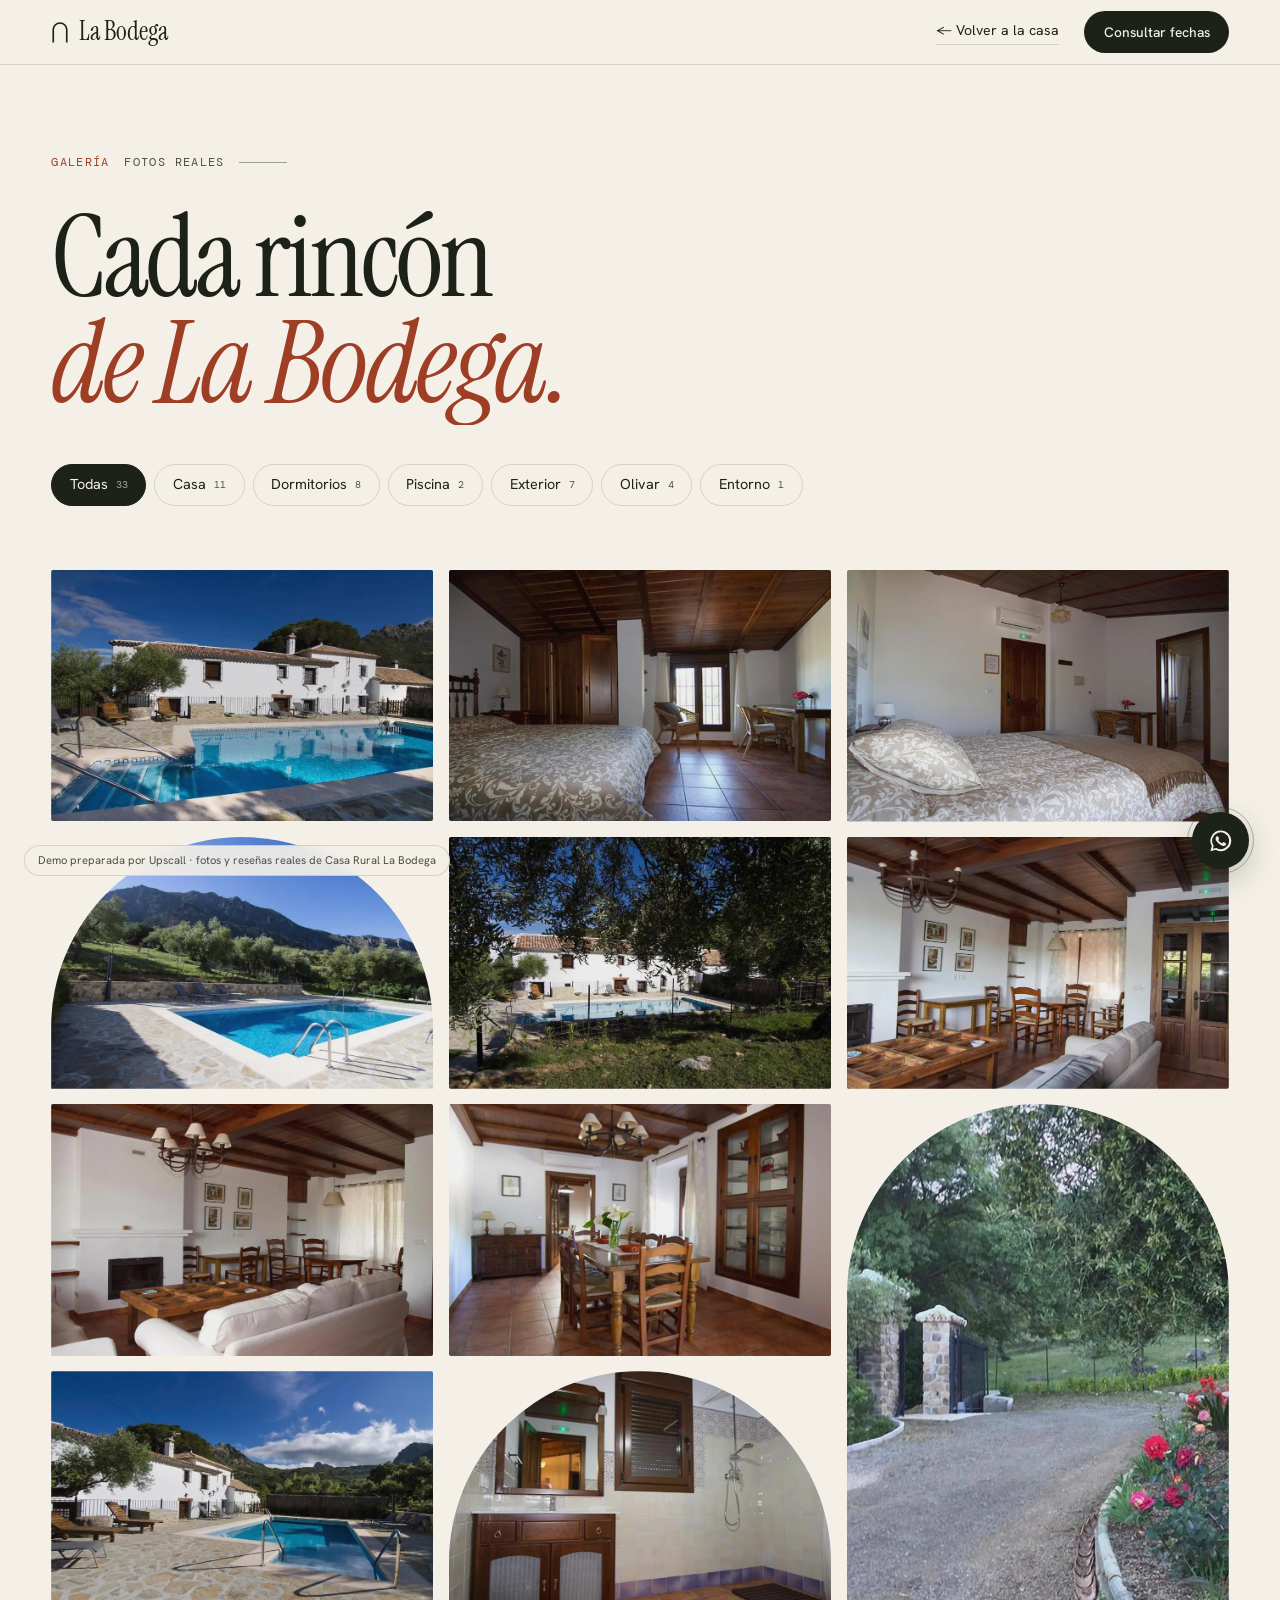
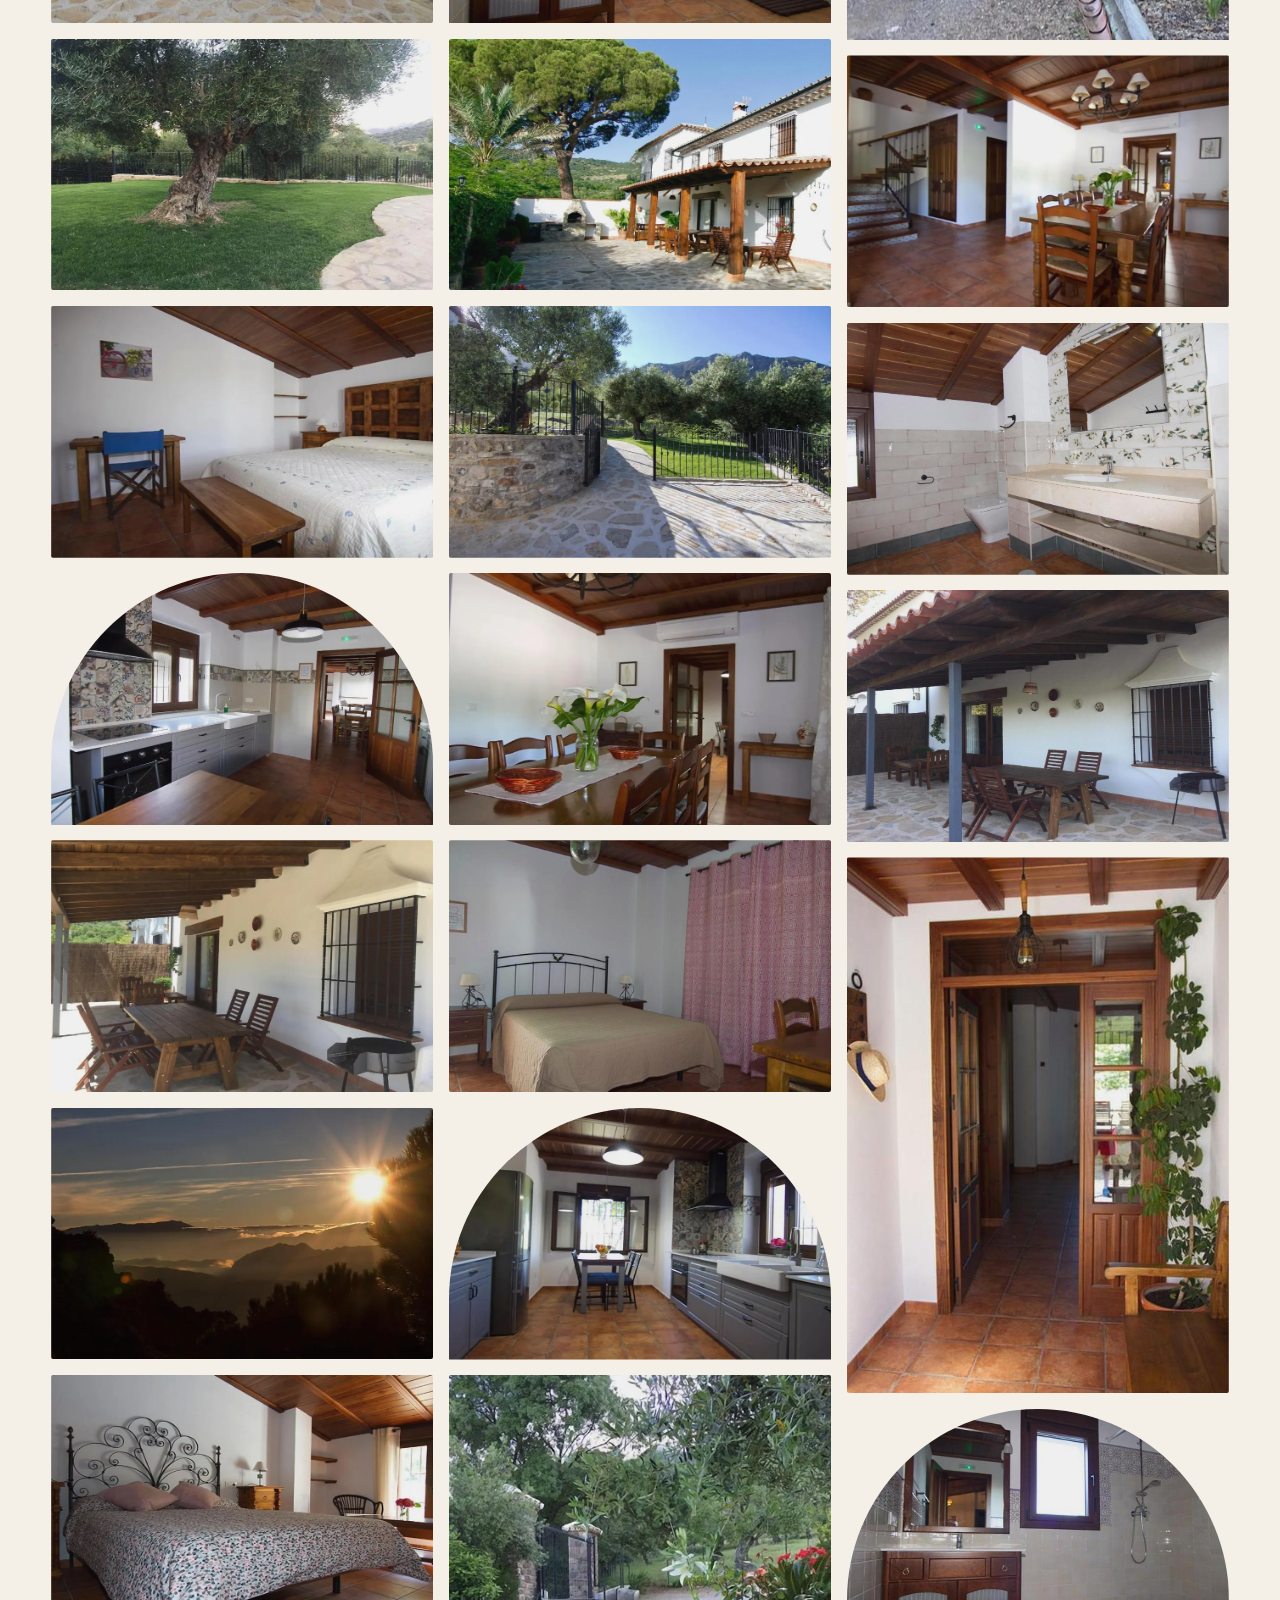
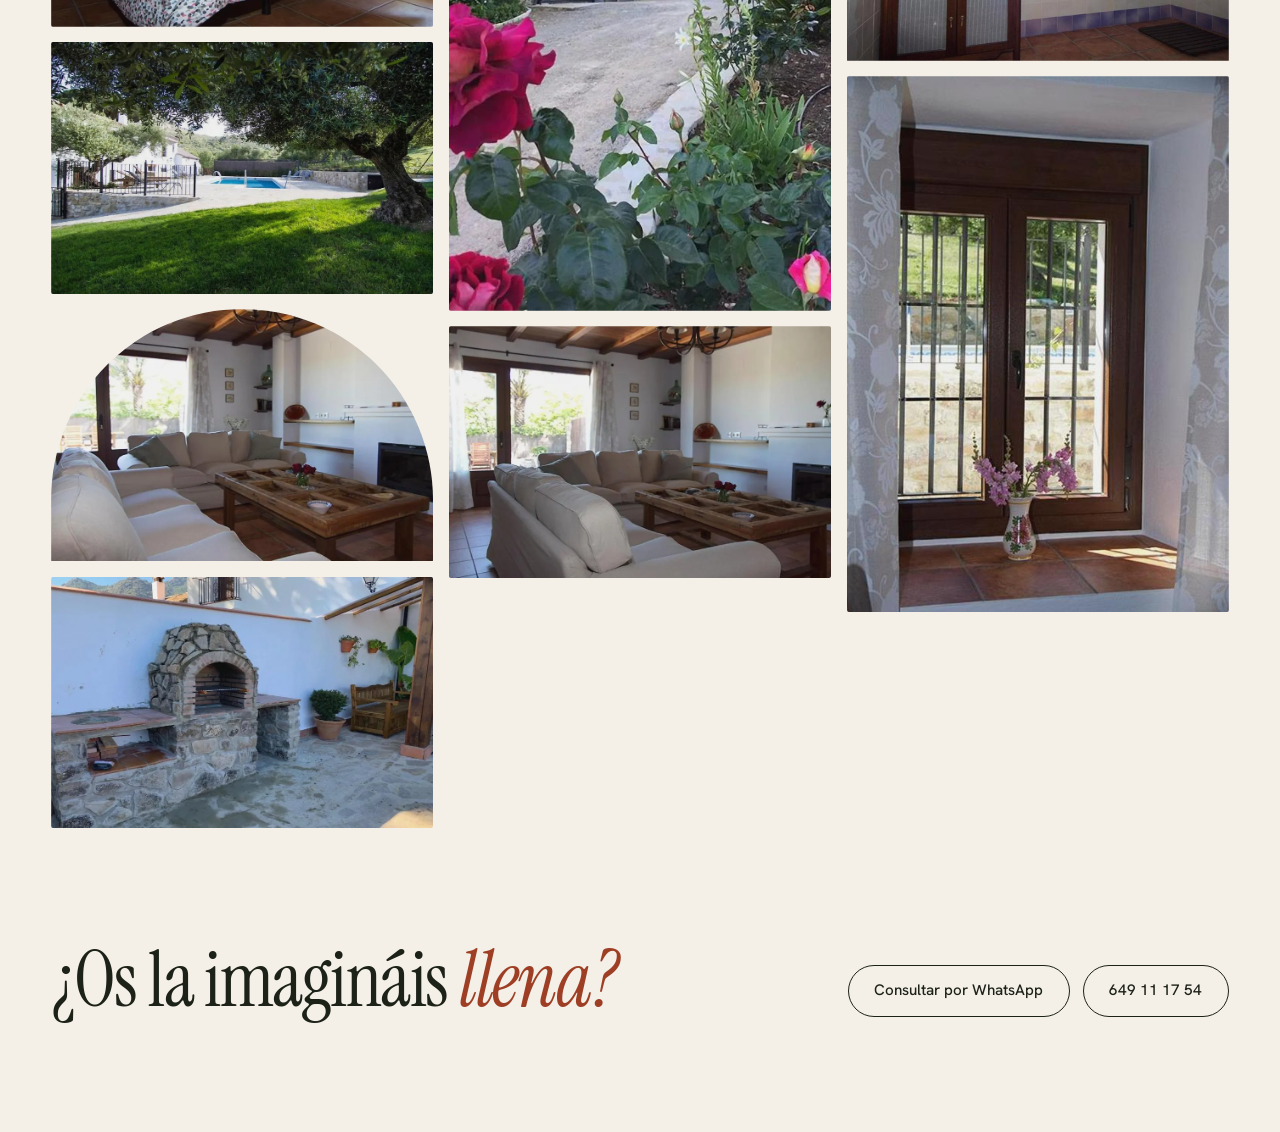
<file: galeria.html>
<!doctype html>
<html lang="es">
<head>
<meta charset="utf-8">
<meta name="viewport" content="width=device-width, initial-scale=1, viewport-fit=cover">
<title>Galería · Casa Rural La Bodega, Sierra de Grazalema</title>
<meta name="description" content="Fotos reales de Casa Rural La Bodega: el cortijo, la piscina, los cinco dormitorios con baño, el porche y el olivar.">
<meta name="robots" content="noindex, nofollow">
<meta name="theme-color" content="#F4F0E8">
<link rel="icon" href="data:image/svg+xml,%3Csvg xmlns='http://www.w3.org/2000/svg' viewBox='0 0 64 64'%3E%3Crect width='64' height='64' fill='%231D2218'/%3E%3Cpath d='M16 52V30a16 16 0 0 1 32 0v22' fill='none' stroke='%23F4F0E8' stroke-width='5'/%3E%3C/svg%3E">
<link rel="preconnect" href="https://fonts.googleapis.com">
<link rel="preconnect" href="https://fonts.gstatic.com" crossorigin>
<link href="https://fonts.googleapis.com/css2?family=Instrument+Serif:ital@0;1&family=Hanken+Grotesk:wght@300;400;500;600&family=DM+Mono:wght@400&display=swap" rel="stylesheet">
<link rel="stylesheet" href="css/style.css">
<link rel="stylesheet" href="css/galeria.css">
<script>
  (function(){var d=document.documentElement;d.classList.add('js');
  if(!window.matchMedia('(prefers-reduced-motion: reduce)').matches)d.classList.add('motion');})();
</script>
</head>
<body class="gal-page">

<header class="nav solid">
  <a class="nav__brand" href="index.html" aria-label="Volver a Casa Rural La Bodega">
    <svg class="nav__arch" viewBox="0 0 24 30" aria-hidden="true"><path d="M3 29V12a9 9 0 0 1 18 0v17"/></svg>
    <span>La Bodega</span>
  </a>
  <a class="g-back" href="index.html"><span aria-hidden="true">←</span> Volver a la casa</a>
  <a class="nav__cta js-wa" href="https://wa.me/34649111754" target="_blank" rel="noopener"><span>Consultar fechas</span></a>
</header>

<main class="g-main">
  <section class="wrap g-head">
    <p class="label"><span>Galería</span> Fotos reales</p>
    <h1 class="g-title"><span class="ln"><span>Cada rincón</span></span><span class="ln"><span><em>de La Bodega.</em></span></span></h1>
    <div class="g-filters" id="filters" role="tablist" aria-label="Filtrar fotos"></div>
  </section>

  <section class="wrap">
    <div class="g-grid" id="grid"></div>
  </section>

  <section class="wrap g-cta">
    <h2 class="h2">¿Os la imagináis <em>llena?</em></h2>
    <div class="g-cta__btns">
      <a class="btn btn--line js-wa" href="https://wa.me/34649111754" target="_blank" rel="noopener"><span>Consultar por WhatsApp</span></a>
      <a class="btn btn--line" href="tel:+34649111754"><span>649 11 17 54</span></a>
    </div>
  </section>
</main>

<div class="lb" id="lb" role="dialog" aria-modal="true" aria-label="Visor de fotos" hidden>
  <div class="lb__top">
    <p class="mono lb__count" id="lbCount"></p>
    <button class="lb__close" id="lbClose" aria-label="Cerrar visor"><i></i><i></i></button>
  </div>
  <div class="lb__stage" id="lbStage">
    <img id="lbImg" alt="">
  </div>
  <div class="lb__bottom">
    <p class="lb__cap" id="lbCap"></p>
    <div class="lb__nav">
      <button class="rv__btn lb__btn" id="lbPrev" aria-label="Foto anterior"><svg viewBox="0 0 24 24"><path d="M15 5l-7 7 7 7"/></svg></button>
      <button class="rv__btn lb__btn" id="lbNext" aria-label="Foto siguiente"><svg viewBox="0 0 24 24"><path d="M9 5l7 7-7 7"/></svg></button>
    </div>
  </div>
</div>

<a class="fab js-wa" href="https://wa.me/34649111754" target="_blank" rel="noopener" aria-label="Escribir por WhatsApp">
  <svg viewBox="0 0 32 32" aria-hidden="true"><path d="M16 3a13 13 0 0 0-11.2 19.6L3 29l6.6-1.7A13 13 0 1 0 16 3zm0 23.6c-2 0-3.9-.5-5.6-1.5l-.4-.2-3.9 1 1-3.8-.3-.4A10.6 10.6 0 1 1 16 26.6zm5.8-7.9c-.3-.2-1.9-.9-2.2-1s-.5-.2-.7.2-.8 1-1 1.2-.4.2-.7.1a8.7 8.7 0 0 1-4.3-3.8c-.3-.6.3-.5.9-1.7.1-.2 0-.4 0-.5l-1-2.4c-.3-.6-.5-.5-.7-.5h-.6a1.2 1.2 0 0 0-.9.4 3.6 3.6 0 0 0-1.1 2.7 6.3 6.3 0 0 0 1.3 3.3 14.4 14.4 0 0 0 5.5 4.9c2 .9 2.8.9 3.9.8a3.3 3.3 0 0 0 2.2-1.5 2.7 2.7 0 0 0 .2-1.5c-.1-.2-.3-.3-.6-.4z"/></svg>
</a>
<p class="demo">Demo preparada por Upscall · fotos y reseñas reales de Casa Rural La Bodega</p>

<script src="js/fotos.js"></script>
<script src="js/galeria.js"></script>
</body>
</html>
</file>
<file: css/style.css>
/* ==========================================================
   Casa Rural La Bodega · v2 — "Cal, olivo y almagra"
   ========================================================== */
:root{
  --cal:#F4F0E8;
  --cal-2:#EAE4D8;
  --ink:#1D2218;
  --ink-2:#4A5043;
  --ink-3:rgba(29,34,24,.16);
  --almagra:#9E3F25;
  --on-dark:#F4F0E8;
  --on-dark-2:rgba(244,240,232,.66);
  --line:rgba(29,34,24,.14);
  --line-d:rgba(244,240,232,.16);

  --f-serif:'Instrument Serif', 'Times New Roman', serif;
  --f-sans:'Hanken Grotesk', system-ui, -apple-system, sans-serif;
  --f-mono:'DM Mono', ui-monospace, monospace;

  --t-hero:clamp(4.6rem, 15.5vw, 17rem);
  --t-h2:clamp(2.6rem, 6vw, 6.2rem);
  --t-h3:clamp(1.9rem, 2.8vw, 2.8rem);
  --t-lede:clamp(1.15rem, 1.5vw, 1.4rem);

  --gut:clamp(1rem, 4vw, 3.5rem);
  --sec:clamp(6rem, 13vw, 12rem);
  --ease:cubic-bezier(.65,0,.35,1);
  --ease-out:cubic-bezier(.16,1,.3,1);
}
*,*::before,*::after{box-sizing:border-box}
html{-webkit-text-size-adjust:100%;scroll-behavior:auto}
body{margin:0;background:var(--cal);color:var(--ink);font-family:var(--f-sans);font-size:1.0625rem;line-height:1.6;font-weight:400;-webkit-font-smoothing:antialiased;overflow-x:clip}
img{display:block;max-width:100%}
a{color:inherit}
em{font-style:italic}
h1,h2,h3,p,figure,dl,dd,ol,ul{margin:0}
ul,ol{padding:0;list-style:none}
button{font:inherit;color:inherit;background:none;border:0;padding:0;cursor:pointer}
::selection{background:var(--almagra);color:var(--cal)}
:focus-visible{outline:2px solid var(--almagra);outline-offset:3px}
.sr{position:absolute;width:1px;height:1px;overflow:hidden;clip:rect(0 0 0 0);white-space:nowrap}
.skip{position:fixed;left:1rem;top:-4rem;z-index:100;background:var(--ink);color:var(--cal);padding:.6rem 1rem;border-radius:99px}
.skip:focus{top:1rem}
.wrap{width:100%;max-width:1480px;margin:0 auto;padding:0 var(--gut)}
.mono{font-family:var(--f-mono);font-size:.72rem;letter-spacing:.08em;text-transform:uppercase}
.dark{background:var(--ink);color:var(--on-dark)}

/* ---------- Tipografía ---------- */
.label{display:flex;align-items:center;gap:.9rem;font-family:var(--f-mono);font-size:.72rem;letter-spacing:.12em;text-transform:uppercase;color:var(--ink-2);margin-bottom:2rem}
.label span{color:var(--almagra)}
.label::after{content:'';width:3rem;height:1px;background:currentColor;opacity:.5}
.label--light{color:var(--on-dark-2)}
.label--light span{color:var(--on-dark)}
.h2{font-family:var(--f-serif);font-weight:400;font-size:var(--t-h2);line-height:.95;letter-spacing:-.02em}
.h2 em{color:var(--almagra)}
.h2--light,.dark .h2 em{color:var(--on-dark)}
.h2--light em{color:var(--on-dark)}
.h3{font-family:var(--f-serif);font-weight:400;font-size:var(--t-h3);line-height:1;letter-spacing:-.01em;margin-bottom:.9rem}
.lede{font-size:var(--t-lede);line-height:1.5}
.ln{display:block;overflow:hidden;padding-bottom:.08em;margin-bottom:-.08em}
.ln>span{display:block}
.stars{color:var(--almagra);letter-spacing:.12em}

/* ---------- Botones ---------- */
.btn{position:relative;display:inline-flex;align-items:center;gap:.7rem;min-height:3.25rem;padding:0 1.6rem;border-radius:99px;font-weight:500;font-size:.95rem;text-decoration:none;overflow:hidden;isolation:isolate;transition:color .5s var(--ease),border-color .5s var(--ease)}
.btn::before{content:'';position:absolute;inset:0;z-index:-1;border-radius:inherit;clip-path:circle(0% at 50% 110%);transition:clip-path .6s var(--ease)}
.btn svg{width:1.25rem;height:1.25rem;fill:currentColor;flex:none}
.btn--light{background:var(--cal);color:var(--ink)}
.btn--light::before{background:var(--almagra)}
.btn--light:hover{color:var(--cal)}
.btn--line{border:1px solid var(--ink);color:var(--ink)}
.btn--line::before{background:var(--ink)}
.btn--line:hover{color:var(--cal)}
.btn--ghost{border:1px solid var(--line-d);color:var(--on-dark)}
.btn--ghost::before{background:var(--cal)}
.btn--ghost:hover{color:var(--ink)}
.btn:hover::before{clip-path:circle(150% at 50% 110%)}
.link-light{color:var(--on-dark);font-size:.95rem;text-decoration:none;border-bottom:1px solid rgba(244,240,232,.5);padding-bottom:2px}

/* ---------- Nav ---------- */
.nav{position:fixed;inset:0 0 auto 0;z-index:50;display:flex;align-items:center;gap:2rem;padding:1.1rem var(--gut);color:var(--ink);transition:color .4s var(--ease),background-color .4s var(--ease),padding .4s var(--ease),box-shadow .4s}
.nav__brand{display:flex;align-items:center;gap:.6rem;text-decoration:none;font-family:var(--f-serif);font-size:1.6rem;line-height:1;margin-right:auto}
.nav__arch{width:18px;height:24px;fill:none;stroke:currentColor;stroke-width:2.2}
.nav__links{display:flex;gap:2rem}
.nav__links a{font-size:.88rem;text-decoration:none;position:relative}
.nav__links a::after{content:'';position:absolute;left:0;right:0;bottom:-4px;height:1px;background:currentColor;transform:scaleX(0);transform-origin:right;transition:transform .5s var(--ease)}
.nav__links a:hover::after{transform:scaleX(1);transform-origin:left}
.nav__cta{display:inline-flex;align-items:center;height:2.6rem;padding:0 1.2rem;border-radius:99px;background:var(--ink);color:var(--cal);font-size:.86rem;font-weight:500;text-decoration:none;transition:background-color .4s,color .4s}
.nav__cta:hover{background:var(--almagra);color:var(--cal)}
.nav__burger{display:none;width:44px;height:44px;position:relative}
.nav__burger i{position:absolute;left:11px;right:11px;height:1.5px;background:currentColor;transition:transform .5s var(--ease)}
.nav__burger i:first-child{top:18px}.nav__burger i:last-child{top:25px}
.nav.on-dark{color:var(--on-dark)}
.nav.on-dark .nav__cta{background:var(--cal);color:var(--ink)}
.nav.solid{background:rgba(244,240,232,.86);-webkit-backdrop-filter:blur(14px) saturate(1.2);backdrop-filter:blur(14px) saturate(1.2);padding-top:.7rem;padding-bottom:.7rem;box-shadow:0 1px 0 var(--line);color:var(--ink)}
.nav.solid .nav__cta{background:var(--ink);color:var(--cal)}
.menu-open .nav{color:var(--on-dark);background:transparent;box-shadow:none;backdrop-filter:none;-webkit-backdrop-filter:none}
.menu-open .nav__burger i:first-child{transform:translateY(3.5px) rotate(45deg)}
.menu-open .nav__burger i:last-child{transform:translateY(-3.5px) rotate(-45deg)}
.menu{position:fixed;inset:0;z-index:45;background:var(--ink);color:var(--on-dark);display:flex;flex-direction:column;justify-content:space-between;padding:6.5rem var(--gut) 2.5rem;clip-path:inset(0 0 100% 0);transition:clip-path .8s var(--ease);visibility:hidden}
.menu-open .menu{clip-path:inset(0 0 0 0);visibility:visible}
.menu__links a{display:flex;align-items:baseline;gap:1rem;font-family:var(--f-serif);font-size:clamp(2.4rem,11vw,4rem);line-height:1.12;text-decoration:none;border-bottom:1px solid var(--line-d)}
.menu__links small{font-family:var(--f-mono);font-size:.7rem;color:var(--on-dark-2)}
.menu__foot{display:flex;justify-content:space-between;font-size:1.05rem}

/* ---------- HERO ---------- */
.hero{position:relative;height:100vh;height:100svh;min-height:560px}
.hero__stage{position:relative;height:100%;overflow:hidden}
.hero__kicker{position:absolute;top:calc(50% - min(31vh, 18vw) - 3.2rem);left:0;right:0;display:flex;justify-content:center;gap:1.6rem;color:var(--ink-2);z-index:3}
.hero__kicker span+span::before{content:'';display:inline-block;width:4px;height:4px;border-radius:50%;background:var(--almagra);margin-right:1.6rem;vertical-align:middle;transform:translateY(-1px)}
.hero__title{position:absolute;inset:0;display:flex;align-items:center;justify-content:space-between;padding:0 calc(var(--gut) * .6);z-index:3;pointer-events:none;font-family:var(--f-serif);font-weight:400;font-size:var(--t-hero);line-height:.8;letter-spacing:-.035em}
.ht{display:block;overflow:hidden;padding:.06em .02em .1em}
.ht>span{display:block}
.ht--r em{color:var(--almagra)}
.hero__arch{position:absolute;left:50%;top:50%;width:min(34vw, 520px);height:min(64vh, 680px);transform:translate(-50%,-50%);border-radius:999px 999px 0 0;overflow:hidden;z-index:2;background:var(--cal-2);will-change:width,height,border-radius}
.hero__zoom{position:absolute;inset:0;transform:scale(1.15);transform-origin:50% 60%}
.hero__arch img{width:100%;height:100%;object-fit:cover;object-position:42% 50%}
.hero__shade{position:absolute;inset:0;background:linear-gradient(180deg,rgba(20,24,16,.35) 0%,rgba(20,24,16,0) 30%,rgba(20,24,16,0) 45%,rgba(20,24,16,.72) 100%);opacity:0}
.hero__over{position:absolute;left:var(--gut);right:var(--gut);bottom:clamp(6.5rem,13vh,9rem);z-index:4;color:var(--on-dark);display:none}
.motion .hero__over{display:block;visibility:hidden}
.hero__lead{font-family:var(--f-serif);font-size:clamp(2.2rem,4.6vw,4.6rem);line-height:1;letter-spacing:-.02em;max-width:16ch;margin-bottom:2rem}
.hero__btns{display:flex;align-items:center;gap:1.8rem;flex-wrap:wrap}
.hero__foot{position:absolute;left:0;right:0;bottom:0;z-index:4;display:grid;grid-template-columns:1fr auto 1fr;align-items:end;padding:0 var(--gut) 1.6rem;font-size:.85rem;color:var(--ink-2);transition:color .4s}
.hero__facts{display:flex;gap:1.4rem}
.hero__facts span+span::before{content:'/';margin-right:1.4rem;opacity:.4}
.hero__score{justify-self:end;display:flex;align-items:baseline;gap:.6rem}
.hero__score b{font-family:var(--f-serif);font-weight:400;font-size:1.6rem;color:var(--ink);line-height:1}
.hero.is-open .hero__foot,.hero.is-open .hero__score b{color:var(--on-dark)}
.hero.is-open .hero__score .stars{color:var(--on-dark)}

/* intro states of hero (load) */
.motion .ht>span{transform:translateY(110%)}
.motion .hero__arch{clip-path:inset(100% 0 0 0)}
.motion .hero__kicker,.motion .hero__foot{opacity:0}
.loaded .ht>span{transform:none;transition:transform 1.3s var(--ease-out) .35s}
.loaded .ht--r>span{transition-delay:.45s}
.loaded .hero__arch{clip-path:inset(0 0 0 0);transition:clip-path 1.4s var(--ease) .05s}
.motion .hero__arch img{transform:scale(1.25)}
.loaded .hero__arch img{transform:none;transition:transform 2.6s var(--ease-out)}
.loaded .hero__kicker,.loaded .hero__foot{opacity:1;transition:opacity 1s ease .9s}

/* ---------- Reveal genérico (no fade-ups) ---------- */
.motion [data-reveal]{clip-path:inset(0 0 100% 0);transform:translateY(24px);transition:clip-path 1s var(--ease),transform 1s var(--ease)}
.motion [data-reveal].in{clip-path:inset(0 0 -10% 0);transform:none}
.motion [data-clip]{clip-path:inset(12% 8% 12% 8%);transition:clip-path 1.4s var(--ease)}
.motion [data-clip] img{transform:scale(1.25);transition:transform 1.8s var(--ease)}
.motion [data-clip].in{clip-path:inset(0 0 0 0)}
.motion [data-clip].in img{transform:scale(1)}
.motion [data-clip] .px img{transition:transform 1.8s var(--ease)}
.motion [data-lines] .ln>span{transform:translateY(105%);transition:transform 1.2s var(--ease-out)}
.motion [data-lines].in .ln>span{transform:none}
.motion [data-lines].in .ln:nth-child(2)>span{transition-delay:.09s}
.motion [data-lines].in .ln:nth-child(3)>span{transition-delay:.18s}
.motion [data-rise]{clip-path:inset(100% 0 0 0 round 999px 999px 0 0);transition:clip-path 1.4s var(--ease)}
.motion [data-rise].in{clip-path:inset(0 0 0 0 round 999px 999px 0 0)}
.px{overflow:hidden;height:100%}
.px img{width:100%;height:100%;object-fit:cover}

/* ---------- INTRO ---------- */
.intro{padding:var(--sec) 0 calc(var(--sec) * .7)}
.intro__text{font-family:var(--f-serif);font-size:clamp(2rem,4.3vw,4.4rem);line-height:1.08;letter-spacing:-.015em;max-width:21ch;max-width:min(100%, 1200px)}
.intro__text .w{color:var(--ink-3);transition:color .3s}
.intro__text .w.on{color:var(--ink)}
.stats{display:grid;grid-template-columns:repeat(4,1fr);margin-top:clamp(4rem,8vw,7rem);border-top:1px solid var(--line)}
.stat{padding:1.6rem 1.6rem 0 0;border-right:1px solid var(--line);margin-right:1.6rem}
.stat:last-child{border-right:0}
.stat dt{font-family:var(--f-mono);font-size:.7rem;letter-spacing:.12em;text-transform:uppercase;color:var(--ink-2)}
.stat dd{font-family:var(--f-serif);font-size:clamp(3.6rem,7vw,7rem);line-height:1;letter-spacing:-.03em;margin:.6rem 0 .5rem}
.stat dd i{font-style:normal;color:var(--almagra);font-size:.6em;margin:0 .05em}
.stat p{font-size:.92rem;color:var(--ink-2)}

/* ---------- DENTRO ---------- */
.inside{padding-bottom:var(--sec)}
.sec-head{display:grid;grid-template-columns:1.25fr 1fr;gap:3rem;align-items:end;margin-bottom:clamp(4rem,8vw,7rem)}
.sec-head__p{max-width:42ch;color:var(--ink-2);font-size:1.05rem}
.room{display:grid;grid-template-columns:repeat(12,1fr);gap:var(--gut);align-items:end;margin-bottom:clamp(4rem,9vw,8rem)}
.room__fig{grid-column:1 / span 8;aspect-ratio:3/2;overflow:hidden;border-radius:2px}
.room__txt{grid-column:9 / span 4;padding-bottom:1rem;max-width:34ch}
.room__txt p:last-child{color:var(--ink-2)}
.room__n{color:var(--almagra);margin-bottom:1.2rem}
.room--b .room__fig{grid-column:5 / span 8;grid-row:1}
.room--b .room__txt{grid-column:1 / span 4;grid-row:1}
.room--b:nth-of-type(odd) .room__fig{aspect-ratio:16/10}
.px img{transform-origin:50% 50%}
.gsap .px img{transition:none !important;transform:scale(1.14)}

/* ---------- DORMITORIOS ---------- */
.beds{padding:var(--sec) 0;background:var(--cal-2)}
.beds__head{display:grid;grid-template-columns:1fr 1fr;gap:1rem 3rem;align-items:end;margin-bottom:clamp(3.5rem,7vw,6rem)}
.beds__head .label{grid-column:1 / -1;margin-bottom:0}
.beds__p{color:var(--ink-2);max-width:40ch}
.arches{display:grid;grid-template-columns:repeat(5,1fr);gap:clamp(.8rem,1.5vw,1.5rem);padding:0 var(--gut);max-width:1480px;margin:0 auto}
.arch{margin:0}
.arch:nth-child(even){margin-top:4rem}
.arch__img{aspect-ratio:3/4.6;border-radius:999px 999px 0 0;overflow:hidden;background:var(--cal)}
.arch__img img{width:100%;height:100%;object-fit:cover;transition:transform 1.2s var(--ease-out)}
.arch:hover .arch__img img{transform:scale(1.06)}
.arch figcaption{display:flex;align-items:baseline;gap:.7rem;margin-top:1rem;font-size:.85rem;color:var(--ink-2)}
.arch figcaption b{font-family:var(--f-serif);font-weight:400;font-size:1.6rem;color:var(--almagra);line-height:1}
.arches .arch:nth-child(2){transition-delay:.08s}.arches .arch:nth-child(3){transition-delay:.16s}.arches .arch:nth-child(4){transition-delay:.24s}.arches .arch:nth-child(5){transition-delay:.32s}
.baths{display:grid;grid-template-columns:1fr 2fr;gap:var(--gut);align-items:end;margin-top:clamp(4rem,8vw,7rem)}
.baths__t{font-family:var(--f-serif);font-size:clamp(1.6rem,2.4vw,2.3rem);line-height:1.12;max-width:18ch}
.baths__t .mono{display:block;color:var(--almagra);margin-bottom:1rem;font-family:var(--f-mono)}
.baths__row{display:grid;grid-template-columns:repeat(3,1fr);gap:clamp(.6rem,1vw,1rem)}
.baths__row figure{aspect-ratio:4/5;overflow:hidden}
.baths__row img{width:100%;height:100%;object-fit:cover}

/* ---------- PISCINA ---------- */
.pool{padding-bottom:var(--sec)}
.pool__pin{position:relative;height:100vh;height:100svh;overflow:hidden;color:var(--on-dark)}
.pool__frame{position:absolute;inset:0;overflow:hidden}
.pool__frame img{width:100%;height:100%;object-fit:cover;object-position:60% 50%}
.pool__shade{position:absolute;inset:0;background:linear-gradient(180deg,rgba(16,20,14,.1),rgba(16,20,14,.15) 45%,rgba(16,20,14,.7))}
.pool__big{position:absolute;left:0;right:0;top:50%;transform:translateY(-58%);display:flex;justify-content:center;align-items:center;font-family:var(--f-serif);font-size:clamp(10rem,34vw,34rem);line-height:.8;letter-spacing:-.05em;color:transparent;-webkit-text-stroke:1.5px rgba(244,240,232,.85);pointer-events:none}
.pool__big i{font-style:italic;font-size:.4em;margin:0 .1em;-webkit-text-stroke:0;color:var(--on-dark)}
.pool__cap{position:absolute;left:var(--gut);right:var(--gut);bottom:clamp(2rem,6vh,4rem)}
.pool__more{display:grid;grid-template-columns:repeat(12,1fr);gap:var(--gut);margin-top:clamp(4rem,8vw,7rem);align-items:start}
.pool__txt{grid-column:1 / span 4;position:sticky;top:7rem}
.ticks{margin-top:2rem;border-top:1px solid var(--line)}
.ticks li{display:flex;justify-content:space-between;padding:.9rem 0;border-bottom:1px solid var(--line);font-size:.95rem}
.ticks li::after{content:'';width:8px;height:8px;border-radius:50%;background:var(--almagra);align-self:center}
.pool__f1{grid-column:6 / span 7;aspect-ratio:4/3;overflow:hidden}
.pool__f2{grid-column:5 / span 5;aspect-ratio:4/3;overflow:hidden;margin-top:-2rem}

/* ---------- FUERA ---------- */
.outside{padding-bottom:var(--sec)}
.sec-head--row{grid-template-columns:1.2fr 1fr}
.collage{display:grid;grid-template-columns:repeat(12,1fr);grid-auto-rows:clamp(60px,7vw,110px);gap:clamp(.6rem,1.2vw,1.2rem)}
.collage figure{position:relative;overflow:hidden}
.collage figcaption{position:absolute;left:1rem;bottom:1rem;color:var(--cal);background:rgba(29,34,24,.55);backdrop-filter:blur(6px);-webkit-backdrop-filter:blur(6px);padding:.35rem .7rem;border-radius:99px}
.c1{grid-column:1 / span 7;grid-row:1 / span 5}
.c2{grid-column:8 / span 5;grid-row:1 / span 3}
.c3{grid-column:8 / span 5;grid-row:4 / span 4}
.c4{grid-column:3 / span 5;grid-row:6 / span 5}
.collage .c4 img{object-position:50% 70%}

/* ---------- OLIVAR ---------- */
.olive{padding:var(--sec) 0;overflow:hidden}
.olive__grid{display:grid;grid-template-columns:5fr 1fr 6fr;align-items:center}
.olive__arch{grid-column:1}
.olive__arch .arch__img{aspect-ratio:3/4;background:#2a3122}
.olive__arch img{object-position:40% 50%}
.olive__txt{grid-column:3}
.olive__p{color:var(--on-dark-2);max-width:44ch;margin-top:2rem;font-size:1.08rem}
.branch{width:min(100%,420px);margin:3rem 0 2.5rem;overflow:visible}
.branch path,.branch ellipse{fill:none;stroke:var(--on-dark);stroke-width:1.2;stroke-linecap:round}
.branch__fruit{stroke:#C98A62 !important}
.olive__small{width:min(100%,380px);aspect-ratio:4/3;overflow:hidden;margin-left:auto}
.olive__small img{width:100%;height:100%;object-fit:cover}

/* ---------- ENTORNO ---------- */
.around{padding:var(--sec) 0}
.places{border-top:1px solid var(--ink)}
.place{display:grid;grid-template-columns:4rem 1.3fr 1fr 9rem;gap:1rem 2rem;align-items:baseline;padding:clamp(1.4rem,2.6vw,2.4rem) 0;border-bottom:1px solid var(--line);position:relative}
.place::before{content:'';position:absolute;left:0;right:0;top:0;bottom:-1px;background:var(--ink);transform:scaleY(0);transform-origin:bottom;transition:transform .7s var(--ease);z-index:-1}
.places{position:relative;z-index:0}
.place__i{color:var(--almagra)}
.place__n{font-family:var(--f-serif);font-weight:400;font-size:clamp(2rem,4.4vw,4.4rem);line-height:1;letter-spacing:-.02em;transition:transform .7s var(--ease)}
.place__d{color:var(--ink-2);transition:color .5s}
.place__k{justify-self:end;color:var(--ink-2);transition:color .5s}
@media (hover:hover){
  .place:hover::before{transform:scaleY(1)}
  .place:hover{color:var(--on-dark)}
  .place:hover .place__d,.place:hover .place__k{color:var(--on-dark-2)}
  .place:hover .place__n{transform:translateX(1.2rem)}
}

/* ---------- GALERÍA (reel) ---------- */
.reel{padding:0 0 var(--sec)}
.reel__head{display:flex;justify-content:space-between;align-items:end;gap:2rem;margin-bottom:3rem}
.reel__view{overflow:hidden;cursor:grab;touch-action:pan-y;user-select:none;-webkit-user-select:none}
.reel__view.dragging{cursor:grabbing}
.reel__track{display:flex;gap:clamp(.6rem,1vw,1rem);width:max-content;will-change:transform}
.reel__item{height:clamp(260px,34vw,480px);flex:none;overflow:hidden;position:relative;border-radius:2px;background:var(--cal-2)}
.reel__item img{height:100%;width:auto;max-width:none;pointer-events:none;transition:transform 1.1s var(--ease-out)}
.reel__item:nth-child(3n+2){border-radius:999px 999px 0 0}
.reel__item span{position:absolute;left:.8rem;bottom:.8rem;color:var(--cal);font-family:var(--f-mono);font-size:.68rem;letter-spacing:.08em;text-transform:uppercase;background:rgba(29,34,24,.5);padding:.3rem .6rem;border-radius:99px;clip-path:inset(0 0 100% 0);transition:clip-path .5s var(--ease)}
@media (hover:hover){.reel__item:hover img{transform:scale(1.05)}.reel__item:hover span{clip-path:inset(0 0 0 0)}}
.reel__hint{margin-top:1.4rem;color:var(--ink-2)}

/* ---------- OPINIONES ---------- */
.reviews{padding:var(--sec) 0;position:relative;overflow:hidden}
.rv__top{display:flex;justify-content:space-between;align-items:flex-start;gap:2rem;flex-wrap:wrap}
.rv__score{display:flex;align-items:center;gap:2rem}
.rv__big{font-family:var(--f-serif);font-size:clamp(7rem,16vw,15rem);line-height:.8;letter-spacing:-.04em}
.rv__meta p{color:var(--on-dark-2);font-size:.95rem}
.rv__meta b{color:var(--on-dark);font-weight:500}
.stars--big{display:block;color:#C98A62;font-size:1.4rem;margin-bottom:.6rem}
.rv__bk{margin-top:.2rem}
.rv__stage{position:relative;margin-top:clamp(3rem,7vw,6rem);padding-top:3rem;border-top:1px solid var(--line-d)}
.rv__q{position:absolute;right:-1rem;top:-2rem;font-family:var(--f-serif);font-size:clamp(14rem,30vw,28rem);line-height:1;color:rgba(244,240,232,.06);pointer-events:none}
.rv__slides{display:grid;min-height:clamp(16rem,26vw,22rem)}
.rv__slide{grid-area:1/1;align-self:start;visibility:hidden}
.rv__slide.on{visibility:visible}
.rv__text{font-family:var(--f-serif);font-size:clamp(1.9rem,4.1vw,4rem);line-height:1.08;letter-spacing:-.015em;max-width:24ch}
.rv__text .ln>span{transform:translateY(105%);transition:transform 1s var(--ease-out)}
.rv__slide.on .rv__text .ln>span{transform:none}
.rv__who{display:flex;align-items:center;gap:1rem;margin-top:2.2rem;clip-path:inset(0 0 100% 0);transition:clip-path .8s var(--ease) .3s}
.rv__slide.on .rv__who{clip-path:inset(0 0 0 0)}
.rv__av{width:2.8rem;height:2.8rem;border-radius:50%;display:grid;place-items:center;background:var(--almagra);color:var(--cal);font-family:var(--f-serif);font-size:1.2rem}
.rv__who p{font-size:.95rem;line-height:1.35}
.rv__who small{display:block;color:var(--on-dark-2);font-size:.82rem}
.rv__ctrl{display:flex;justify-content:space-between;align-items:center;gap:2rem;margin-top:3rem}
.rv__bars{display:flex;gap:.5rem;flex:1;max-width:480px}
.rv__bar{flex:1;height:2px;background:var(--line-d);position:relative;overflow:hidden;padding:0;min-height:20px;background:transparent}
.rv__bar::before,.rv__bar::after{content:'';position:absolute;left:0;right:0;top:50%;height:2px;margin-top:-1px}
.rv__bar::before{background:var(--line-d)}
.rv__bar::after{background:var(--on-dark);transform:scaleX(0);transform-origin:left}
.rv__bar.done::after{transform:scaleX(1)}
.rv__bar.on::after{animation:bar var(--dur,7s) linear forwards}
.rv__stage.paused .rv__bar.on::after{animation-play-state:paused}
@keyframes bar{to{transform:scaleX(1)}}
.rv__arrows{display:flex;gap:.6rem}
.rv__btn{width:3.25rem;height:3.25rem;border-radius:50%;border:1px solid var(--line-d);display:grid;place-items:center;transition:background-color .4s,color .4s}
.rv__btn svg{width:1.1rem;fill:none;stroke:currentColor;stroke-width:1.6}
.rv__btn:hover{background:var(--cal);color:var(--ink)}
.rv__themes{margin-top:clamp(4rem,8vw,7rem);display:grid;grid-template-columns:1fr 3fr;gap:2rem;align-items:start}
.rv__themes .mono{color:var(--on-dark-2);padding-top:.7rem}
.rv__themes ul{display:flex;flex-wrap:wrap;gap:.6rem}
.rv__themes li{font-family:var(--f-serif);font-size:clamp(1.3rem,2vw,1.9rem);padding:.4rem 1.2rem .5rem;border:1px solid var(--line-d);border-radius:99px;line-height:1.2}
.rv__themes li:nth-child(3n+1){font-style:italic}

/* ---------- UBICACIÓN ---------- */
.where{padding:var(--sec) 0}
.where__grid{display:grid;grid-template-columns:1fr 1.3fr;gap:clamp(2rem,6vw,6rem);align-items:end}
.where__addr{font-style:normal;font-size:1.15rem;line-height:1.55;margin:2.4rem 0 2rem}
.where__list{border-top:1px solid var(--line);margin-bottom:2.4rem}
.where__list li{display:flex;justify-content:space-between;align-items:baseline;padding:.9rem 0;border-bottom:1px solid var(--line)}
.where__list .mono{color:var(--ink-2)}
.where__list a{text-decoration:none;font-weight:500}
.where__map{aspect-ratio:4/4.4;max-height:720px;border-radius:999px 999px 0 0;overflow:hidden;background:var(--cal-2)}
.where__map iframe{width:100%;height:100%;border:0;filter:grayscale(.85) sepia(.18) contrast(1.02)}

/* ---------- FAQ ---------- */
.faq{padding:0 0 var(--sec)}
.faq__grid{display:grid;grid-template-columns:1fr 1.5fr;gap:clamp(2rem,6vw,6rem);align-items:start}
.faq__grid>div:first-child{position:sticky;top:7rem}
.faq__list{border-top:1px solid var(--ink)}
.qa{border-bottom:1px solid var(--line)}
.qa summary{list-style:none;display:flex;justify-content:space-between;align-items:center;gap:1.5rem;padding:1.5rem 0;cursor:pointer;font-family:var(--f-serif);font-size:clamp(1.4rem,2vw,1.9rem);line-height:1.15}
.qa summary::-webkit-details-marker{display:none}
.qa summary i{flex:none;width:2.4rem;height:2.4rem;border-radius:50%;border:1px solid var(--line);position:relative;transition:transform .5s var(--ease),background-color .4s}
.qa summary i::before,.qa summary i::after{content:'';position:absolute;left:50%;top:50%;width:11px;height:1.5px;margin:-.75px 0 0 -5.5px;background:currentColor}
.qa summary i::after{transform:rotate(90deg);transition:transform .5s var(--ease)}
.qa[open] summary i{background:var(--ink);color:var(--cal);transform:rotate(180deg)}
.qa[open] summary i::after{transform:rotate(0)}
.qa__a{display:grid;grid-template-rows:0fr;transition:grid-template-rows .6s var(--ease)}
.qa__a>div{overflow:hidden}
.qa[open] .qa__a{grid-template-rows:1fr}
.qa__a p{padding:0 3rem 1.6rem 0;color:var(--ink-2);max-width:56ch}
.qa__a a{color:var(--almagra);font-weight:500}

/* ---------- CIERRE ---------- */
.final{position:relative;min-height:100vh;min-height:100svh;display:flex;align-items:center;overflow:hidden}
.final__bg{position:absolute;inset:-8% 0;}
.final__bg img{width:100%;height:100%;object-fit:cover;object-position:70% 40%}
.final__bg::after{content:'';position:absolute;inset:0;background:linear-gradient(90deg,rgba(18,20,14,.78) 0%,rgba(18,20,14,.35) 60%,rgba(18,20,14,.15) 100%)}
.final__in{position:relative;padding-top:8rem;padding-bottom:8rem}
.final__k{color:var(--on-dark-2);margin-bottom:2rem}
.final__t{font-family:var(--f-serif);font-weight:400;font-size:clamp(3.4rem,10vw,10.5rem);line-height:.9;letter-spacing:-.03em}
.final__p{max-width:38ch;margin:2rem 0 2.6rem;font-size:var(--t-lede);color:var(--on-dark)}
.final__btns{display:flex;gap:1rem;flex-wrap:wrap}
.final__bk{display:inline-block;margin-top:1.8rem;color:var(--on-dark-2);font-size:.92rem}

/* ---------- FOOTER ---------- */
.foot{padding:5rem 0 7rem;background:var(--cal);border-top:1px solid var(--line)}
.foot__grid{display:grid;grid-template-columns:1.4fr 1fr 1fr 1fr;gap:2rem}
.foot__grid .mono{color:var(--almagra);margin-bottom:.8rem}
.foot__grid a{text-decoration:none}
.foot__grid a:hover{text-decoration:underline}
.foot__brand{display:flex;gap:1rem;align-items:flex-start}
.foot__brand .nav__arch{width:28px;height:36px}
.foot__brand p{font-family:var(--f-serif);font-size:2.2rem;line-height:.95}
.foot__brand em{color:var(--almagra)}
.foot__small{margin-top:4rem;font-size:.8rem;color:var(--ink-2)}

/* ---------- Flotantes ---------- */
.fab{position:fixed;right:clamp(1rem,2.4vw,2rem);bottom:clamp(1rem,2.4vw,2rem);z-index:40;width:3.6rem;height:3.6rem;border-radius:50%;background:var(--ink);color:var(--cal);display:grid;place-items:center;box-shadow:0 10px 30px rgba(29,34,24,.25);transition:transform .5s var(--ease-out),background-color .4s}
.fab svg{width:1.6rem;height:1.6rem;fill:currentColor}
.fab:hover{transform:scale(1.08);background:var(--almagra)}
.fab::after{content:'';position:absolute;inset:-5px;border-radius:50%;border:1px solid var(--ink);opacity:.3;animation:ring 2.8s var(--ease-out) infinite}
@keyframes ring{0%{transform:scale(.9);opacity:.5}100%{transform:scale(1.35);opacity:0}}
.demo{position:fixed;left:clamp(.75rem,2vw,1.5rem);bottom:clamp(.75rem,2vw,1.5rem);z-index:39;max-width:calc(100% - 6.5rem);font-size:.7rem;line-height:1.3;padding:.45rem .8rem;border-radius:99px;background:rgba(244,240,232,.9);backdrop-filter:blur(8px);-webkit-backdrop-filter:blur(8px);color:var(--ink-2);border:1px solid var(--line)}

/* ==========================================================
   Responsive
   ========================================================== */
@media (max-width:1100px){
  .nav__links{display:none}
  .stats{grid-template-columns:repeat(2,1fr)}
  .stat:nth-child(2){border-right:0}
  .stat:nth-child(n+3){border-top:1px solid var(--line)}
}
@media (max-width:820px){
  body{font-size:1rem}
  .nav{gap:.6rem;padding-top:.8rem;padding-bottom:.8rem}
  .nav__cta{height:2.4rem;padding:0 1rem;font-size:.8rem}
  .nav__burger{display:block;margin-right:-10px}
  .nav__brand{font-size:1.4rem}

  .hero__kicker{top:5.2rem;flex-wrap:wrap;gap:.2rem .8rem;padding:0 var(--gut)}
  .hero__kicker span+span::before{margin-right:.8rem}
  .hero__title{align-items:flex-start;justify-content:center;gap:.2em;top:7.6rem;bottom:auto;font-size:clamp(4rem,21vw,7rem)}
  .hero__arch{top:auto;bottom:6.4rem;transform:translateX(-50%);width:calc(100% - 2 * var(--gut));height:calc(100% - 7.6rem - 21vw - 7.8rem);max-height:560px;min-height:260px}
  .hero__foot{grid-template-columns:1fr auto;padding-bottom:1.2rem;gap:.4rem}
  .hero__coord{display:none}
  .hero__facts{grid-column:1 / -1;grid-row:1;justify-content:center;gap:.7rem;font-size:.78rem;flex-wrap:wrap}
  .hero__facts span+span::before{margin-right:.7rem}
  .hero__score{grid-column:1 / -1;justify-self:center;font-size:.8rem}
  .hero__over{bottom:8.6rem}
  .hero__lead{font-size:clamp(2.2rem,10vw,3rem)}

  .sec-head,.sec-head--row,.beds__head{grid-template-columns:1fr;gap:1.6rem}
  .room{grid-template-columns:1fr;gap:1.4rem}
  .room__fig,.room--b .room__fig{grid-column:1;grid-row:1;aspect-ratio:4/3.4}
  .room__txt,.room--b .room__txt{grid-column:1;grid-row:2}

  .arches{display:flex;overflow-x:auto;scroll-snap-type:x mandatory;gap:.8rem;padding:0 var(--gut) 1rem;scrollbar-width:none}
  .arches::-webkit-scrollbar{display:none}
  .arch{flex:0 0 68%;scroll-snap-align:center}
  .arch:nth-child(even){margin-top:0}
  .baths{grid-template-columns:1fr}
  .baths__row{grid-template-columns:repeat(3,1fr)}

  .pool__big{font-size:44vw;top:42%}
  .pool__more{grid-template-columns:1fr}
  .pool__txt,.pool__f1,.pool__f2{grid-column:1;position:static}
  .pool__f2{margin-top:0;width:78%;margin-left:auto}

  .collage{grid-template-columns:repeat(6,1fr);grid-auto-rows:20vw}
  .c1{grid-column:1 / -1;grid-row:span 3}
  .c2{grid-column:1 / span 3;grid-row:span 2}
  .c3{grid-column:4 / span 3;grid-row:span 2}
  .c4{grid-column:2 / span 4;grid-row:span 3}

  .olive__grid{grid-template-columns:1fr;gap:3rem}
  .olive__arch,.olive__txt{grid-column:1}
  .olive__arch{width:82%;margin:0 auto}
  .olive__small{margin-left:0;width:100%}

  .place{grid-template-columns:2.4rem 1fr auto;gap:.3rem 1rem}
  .place__d{grid-column:2 / -1;grid-row:2}
  .place__k{grid-column:3;grid-row:1}

  .reel__head{flex-direction:column;align-items:flex-start}
  .reel__item{height:62vw}

  .rv__score{gap:1.2rem}
  .rv__big{font-size:30vw}
  .rv__themes{grid-template-columns:1fr}
  .rv__slides{min-height:22rem}

  .where__grid,.faq__grid{grid-template-columns:1fr}
  .faq__grid>div:first-child{position:static}
  .where__map{aspect-ratio:4/4.6}

  .final{align-items:flex-end}
  .final__bg::after{background:linear-gradient(180deg,rgba(18,20,14,.2) 0%,rgba(18,20,14,.5) 45%,rgba(18,20,14,.85) 100%)}
  .final__in{padding-bottom:6rem}
  .final__btns .btn{width:100%;justify-content:center}

  .foot__grid{grid-template-columns:1fr 1fr}
  .foot__brand{grid-column:1 / -1}
  .demo{font-size:.62rem;max-width:calc(100% - 5.6rem)}
  .fab{width:3.3rem;height:3.3rem}
}
@media (max-width:420px){
  .stat{padding-right:.8rem;margin-right:.8rem}
  .stat dd{font-size:3.2rem}
}

@media (prefers-reduced-motion:reduce){
  *,*::before,*::after{animation-duration:.01ms !important;animation-iteration-count:1 !important;transition-duration:.01ms !important}
}

/* ajustes */
.hero__lead{max-width:22ch;text-shadow:0 2px 24px rgba(10,12,8,.45)}
.hero__shade{background:linear-gradient(180deg,rgba(20,24,16,.4) 0%,rgba(20,24,16,.05) 28%,rgba(20,24,16,.2) 50%,rgba(20,24,16,.8) 100%)}

/* ===== Retoques: portada estática, fotos ordenadas, web más compacta ===== */
:root{--sec:clamp(4.5rem,9vw,8rem)}
.hero2{position:relative;height:100svh;min-height:620px;color:#fff;overflow:hidden;display:flex;align-items:flex-end}
.hero2__img{position:absolute;inset:0;width:100%;height:100%;object-fit:cover}
.hero2__shade{position:absolute;inset:0;background:linear-gradient(180deg,rgba(20,24,16,.35) 0%,rgba(20,24,16,.05) 30%,rgba(20,24,16,.25) 55%,rgba(20,24,16,.78) 100%)}
.hero2__in{position:relative;z-index:1;padding:0 var(--gut) clamp(2.5rem,6vh,4.5rem);width:100%;max-width:1400px;margin:0 auto}
.hero2__k{opacity:.9;letter-spacing:.14em;font-size:.72rem;text-transform:uppercase;margin:0 0 1rem}
.hero2__t{font-family:var(--f-display,serif);font-weight:400;font-size:clamp(4rem,11vw,10rem);line-height:.9;margin:0;letter-spacing:-.02em}
.hero2__t em{font-style:italic}
.hero2__lead{max-width:34rem;font-size:clamp(1.05rem,1.4vw,1.3rem);line-height:1.5;margin:1.2rem 0 1.8rem;opacity:.95}
.hero2__btns{display:flex;gap:1.4rem;align-items:center;flex-wrap:wrap}
.hero2__facts{display:flex;flex-wrap:wrap;gap:.6rem;margin:2rem 0 0;font-size:.78rem}
.hero2__facts span{background:rgba(255,255,255,.14);backdrop-filter:blur(8px);-webkit-backdrop-filter:blur(8px);border:1px solid rgba(255,255,255,.25);padding:.4rem .8rem;border-radius:99px}
/* Estancias: rejilla 2x2 ordenada en lugar de bloques alternos grandes */
.inside .wrap{display:grid;grid-template-columns:1fr 1fr;gap:clamp(1.5rem,3vw,2.5rem) clamp(1.2rem,2.5vw,2rem)}
.inside .sec-head{grid-column:1/-1}
.room,.room--b{display:block!important;margin:0!important}
.room__fig,.room--b .room__fig,.room--b:nth-of-type(odd) .room__fig{aspect-ratio:4/3!important;margin:0 0 1rem!important;overflow:hidden;border-radius:12px}
.room__fig img{width:100%;height:100%;object-fit:cover}
.room__txt{padding:0!important}
.room__txt .h3{margin:.2rem 0 .3rem}
/* Exterior: 4 fotos iguales */
.collage{grid-template-columns:repeat(4,1fr)!important;grid-auto-rows:auto!important}
.c1,.c2,.c3,.c4{grid-column:auto!important;grid-row:auto!important;aspect-ratio:3/4;border-radius:12px}
.collage img{width:100%;height:100%;object-fit:cover}
/* Piscina: texto + dos fotos iguales */
.pool__more{grid-template-columns:1.1fr 1fr 1fr!important;align-items:center!important;margin-top:clamp(2.5rem,5vw,4rem)!important}
.pool__txt{grid-column:1!important}
.pool__f1,.pool__f2{grid-column:auto!important;margin:0!important;aspect-ratio:4/5!important;border-radius:12px}
.pool__f1 img,.pool__f2 img{width:100%;height:100%;object-fit:cover}
@media(max-width:820px){
  .inside .wrap{grid-template-columns:1fr}
  .collage{grid-template-columns:1fr 1fr!important}
  .pool__more{grid-template-columns:1fr 1fr!important}.pool__txt{grid-column:1/-1!important}
}
/* Reseñas: dos franjas que se deslizan (como La Braña, más compactas) */
.rb{margin-top:2rem;display:grid;gap:.8rem;-webkit-mask-image:linear-gradient(90deg,transparent,#000 6%,#000 94%,transparent);mask-image:linear-gradient(90deg,transparent,#000 6%,#000 94%,transparent)}
.rb-row{overflow:hidden}
.rb-track{display:flex;gap:.8rem;width:max-content;animation:rbmq 55s linear infinite}
.rb-rev .rb-track{animation-direction:reverse;animation-duration:62s}
.rb:hover .rb-track{animation-play-state:paused}
@keyframes rbmq{to{transform:translateX(-25%)}}
.rb-card{width:clamp(250px,24vw,320px);flex:none;background:rgba(255,255,255,.07);border:1px solid rgba(255,255,255,.12);border-radius:12px;padding:1rem 1.1rem}
.rb-top{display:flex;align-items:center;gap:.6rem}
.rb-top b{display:block;font-size:.85rem}.rb-top small{display:block;font-size:.7rem;opacity:.65}
.rb-av{width:32px;height:32px;border-radius:50%;display:grid;place-items:center;background:var(--almagra,#a33b25);color:#fff;font-weight:600;font-size:.85rem;flex:none}
.rb-st{margin-left:auto;color:#e8b04b;font-size:.72rem;letter-spacing:1px}
.rb-card p{margin:.6rem 0 0;font-size:.9rem;line-height:1.45;display:-webkit-box;-webkit-line-clamp:3;-webkit-box-orient:vertical;overflow:hidden}
.rb-themes{margin:1.4rem 0 0;opacity:.6;font-size:.72rem;letter-spacing:.06em}
@media(max-width:820px){.rb-card{width:76vw}}

/* Menú legible sobre la foto de portada */
.nav.on-dark{background:linear-gradient(180deg,rgba(20,24,16,.55),rgba(20,24,16,0))}
.nav.on-dark .nav__links a,.nav.on-dark .nav__brand{color:var(--on-dark);text-shadow:0 1px 8px rgba(0,0,0,.35)}

.nav:not(.solid){color:var(--on-dark);background:linear-gradient(180deg,rgba(20,24,16,.55),rgba(20,24,16,0))}
.nav:not(.solid) .nav__links a,.nav:not(.solid) .nav__brand{color:var(--on-dark);text-shadow:0 1px 8px rgba(0,0,0,.35)}
.nav:not(.solid) .nav__cta{background:var(--cal);color:var(--ink)}

/* Mapa en recuadro normal y a color */
.where__map{border-radius:14px!important;aspect-ratio:4/3!important;min-height:380px}
.where__map iframe{filter:none!important;min-height:380px}
@media(max-width:820px){.where__map{aspect-ratio:1/1!important}}

.where__map{clip-path:none!important}
.olive__arch .arch__img{max-height:none!important}
.beds .arch__img{max-height:52vh}

/* ===== Entrada de la portada: aparece suave ===== */
@keyframes hzoom{from{transform:scale(1.14);filter:brightness(.55)}to{transform:scale(1);filter:none}}
@keyframes hup{from{opacity:0;transform:translateY(28px)}to{opacity:1;transform:none}}
.hero2__img{animation:hzoom 2.6s cubic-bezier(.2,.7,.2,1) both}
.hero2__k{animation:hup 1.1s .5s cubic-bezier(.2,.7,.2,1) both}
.hero2__t{animation:hup 1.3s .7s cubic-bezier(.2,.7,.2,1) both}
.hero2__lead{animation:hup 1.1s 1s cubic-bezier(.2,.7,.2,1) both}
.hero2__btns{animation:hup 1.1s 1.2s cubic-bezier(.2,.7,.2,1) both}
.hero2__facts{animation:hup 1.1s 1.4s cubic-bezier(.2,.7,.2,1) both}
@media(prefers-reduced-motion:reduce){.hero2__img,.hero2__k,.hero2__t,.hero2__lead,.hero2__btns,.hero2__facts{animation:none}}

/* ===== Móvil más limpio ===== */
@media(max-width:820px){
  html,body{overflow-x:hidden}
  :root{--sec:3.6rem}
  .hero2{height:92svh;min-height:560px}
  .hero2__in{padding-bottom:5.5rem}
  .hero2__t{font-size:clamp(3.6rem,18vw,5rem)}
  .hero2__lead{font-size:1rem;margin:.8rem 0 1.2rem}
  .hero2__facts{gap:.4rem;margin-top:1.2rem;font-size:.7rem}
  .hero2__facts span:nth-child(n+3){display:none}
  .intro__text{font-size:1.35rem!important;line-height:1.35!important}
  .stats{grid-template-columns:1fr 1fr!important;gap:1rem!important}
  .stat dd{font-size:2.6rem!important}
  .inside .wrap{grid-template-columns:1fr 1fr!important;gap:1rem .8rem!important}
  .inside .sec-head{grid-column:1/-1}
  .room__txt p:not(.room__n){display:none}
  .room__txt .h3{font-size:1.05rem!important}
  .arches{gap:.6rem!important;padding-bottom:.5rem}
  .arch{width:56vw!important;flex:none}
  .arch figcaption{font-size:.66rem}
  .baths__row{grid-template-columns:repeat(3,1fr)!important;gap:.4rem!important}
  .pool__more{grid-template-columns:1fr 1fr!important;gap:.7rem!important}
  .collage{gap:.5rem!important}
  .olive__grid{grid-template-columns:1fr!important;gap:1.5rem!important}
  .olive__arch{max-width:70%;margin:0 auto}
  .branch{display:none}
  .olive__small{display:none}
  .around li,.around .place{padding:.7rem 0!important}
  .where__map{min-height:300px!important}
  .h2{font-size:clamp(2rem,9vw,2.6rem)!important}
  .demo,.demo-note{font-size:.62rem!important;max-width:70vw}
}

@media(max-width:820px){.hero2__k{display:none}.pool__frame{max-height:62svh}}
</file>
<file: css/galeria.css>
/* Galería independiente */
.gal-page .nav{gap:1.6rem}
.g-back{font-size:.88rem;text-decoration:none;border-bottom:1px solid var(--line);padding-bottom:2px}
.g-back:hover{border-color:var(--ink)}
.g-main{padding-top:clamp(7rem,12vw,10rem)}
.g-head{margin-bottom:clamp(2.5rem,5vw,4rem)}
.g-title{font-family:var(--f-serif);font-weight:400;font-size:clamp(3.4rem,9vw,9rem);line-height:.92;letter-spacing:-.03em}
.g-title em{color:var(--almagra)}
.motion .g-title .ln>span{transform:translateY(105%);animation:gUp 1.2s var(--ease-out) .1s forwards}
.motion .g-title .ln:nth-child(2)>span{animation-delay:.2s}
@keyframes gUp{to{transform:none}}
.g-filters{display:flex;flex-wrap:wrap;gap:.5rem;margin-top:clamp(2rem,4vw,3rem)}
.g-chip{display:inline-flex;align-items:center;gap:.5rem;height:2.6rem;padding:0 1.1rem;border-radius:99px;border:1px solid var(--line);font-size:.9rem;transition:background-color .4s var(--ease),color .4s,border-color .4s}
.g-chip sup{font-family:var(--f-mono);font-size:.62rem;color:var(--ink-2);top:0;transition:color .4s}
.g-chip:hover{border-color:var(--ink)}
.g-chip[aria-selected="true"]{background:var(--ink);color:var(--cal);border-color:var(--ink)}
.g-chip[aria-selected="true"] sup{color:var(--on-dark-2)}
.g-grid{columns:3;column-gap:clamp(.6rem,1.2vw,1.1rem)}
.g-item{display:block;width:100%;margin:0 0 clamp(.6rem,1.2vw,1.1rem);break-inside:avoid;position:relative;overflow:hidden;cursor:zoom-in;background:var(--cal-2);border-radius:2px}
.g-item img{width:100%;height:auto;transition:transform 1.2s var(--ease-out)}
.g-item:nth-child(5n+2){border-radius:999px 999px 2px 2px}
.g-item figcaption{position:absolute;left:0;right:0;bottom:0;padding:2.4rem 1rem .9rem;color:var(--cal);font-size:.88rem;background:linear-gradient(180deg,transparent,rgba(20,24,16,.7));clip-path:inset(100% 0 0 0);transition:clip-path .6s var(--ease)}
.g-item figcaption .mono{display:block;opacity:.7;font-size:.62rem;margin-bottom:.2rem}
@media (hover:hover){.g-item:hover img{transform:scale(1.05)}.g-item:hover figcaption{clip-path:inset(0 0 0 0)}}
.g-item:focus-visible figcaption{clip-path:inset(0 0 0 0)}
.motion .g-item{clip-path:inset(10% 0 10% 0);transition:clip-path 1.1s var(--ease)}
.motion .g-item.in{clip-path:inset(0 0 0 0)}
.g-item.hide{display:none}
.g-cta{display:flex;justify-content:space-between;align-items:end;gap:2rem;flex-wrap:wrap;padding-top:var(--sec);padding-bottom:var(--sec)}
.g-cta__btns{display:flex;gap:.8rem;flex-wrap:wrap}

/* Visor */
.lb{position:fixed;inset:0;z-index:80;background:#14170F;color:var(--on-dark);display:grid;grid-template-rows:auto 1fr auto;clip-path:inset(0 0 100% 0);transition:clip-path .7s var(--ease)}
.lb[hidden]{display:none}
.lb.open{clip-path:inset(0 0 0 0)}
.lb__top,.lb__bottom{display:flex;justify-content:space-between;align-items:center;gap:1rem;padding:1rem var(--gut)}
.lb__count{color:var(--on-dark-2)}
.lb__close{width:3rem;height:3rem;border-radius:50%;border:1px solid var(--line-d);position:relative}
.lb__close i{position:absolute;left:50%;top:50%;width:16px;height:1.5px;margin:-.75px 0 0 -8px;background:currentColor;transform:rotate(45deg)}
.lb__close i+i{transform:rotate(-45deg)}
.lb__close:hover{background:var(--cal);color:var(--ink)}
.lb__stage{position:relative;display:grid;place-items:center;overflow:hidden;padding:0 var(--gut);touch-action:pan-y;min-height:0}
.lb__stage img{max-width:100%;max-height:100%;width:auto;height:auto;object-fit:contain;user-select:none;-webkit-user-drag:none;transition:clip-path .7s var(--ease),transform .7s var(--ease)}
.lb__stage img.swap{clip-path:inset(0 0 0 100%)}
.lb__stage img.swap.back{clip-path:inset(0 100% 0 0)}
.lb__cap{font-family:var(--f-serif);font-size:clamp(1.3rem,2.2vw,2rem);line-height:1.1}
.lb__nav{display:flex;gap:.6rem;flex:none}
.lb-open{overflow:hidden}

@media (max-width:1000px){.g-grid{columns:2}}
@media (max-width:820px){
  .gal-page .nav__burger{display:none}
  .g-back{display:none}
  .lb__stage{padding:0}
}
@media (max-width:480px){.g-grid{columns:2;column-gap:.5rem}.g-item{margin-bottom:.5rem}.g-chip{height:2.3rem;padding:0 .9rem;font-size:.84rem}}
</file>
